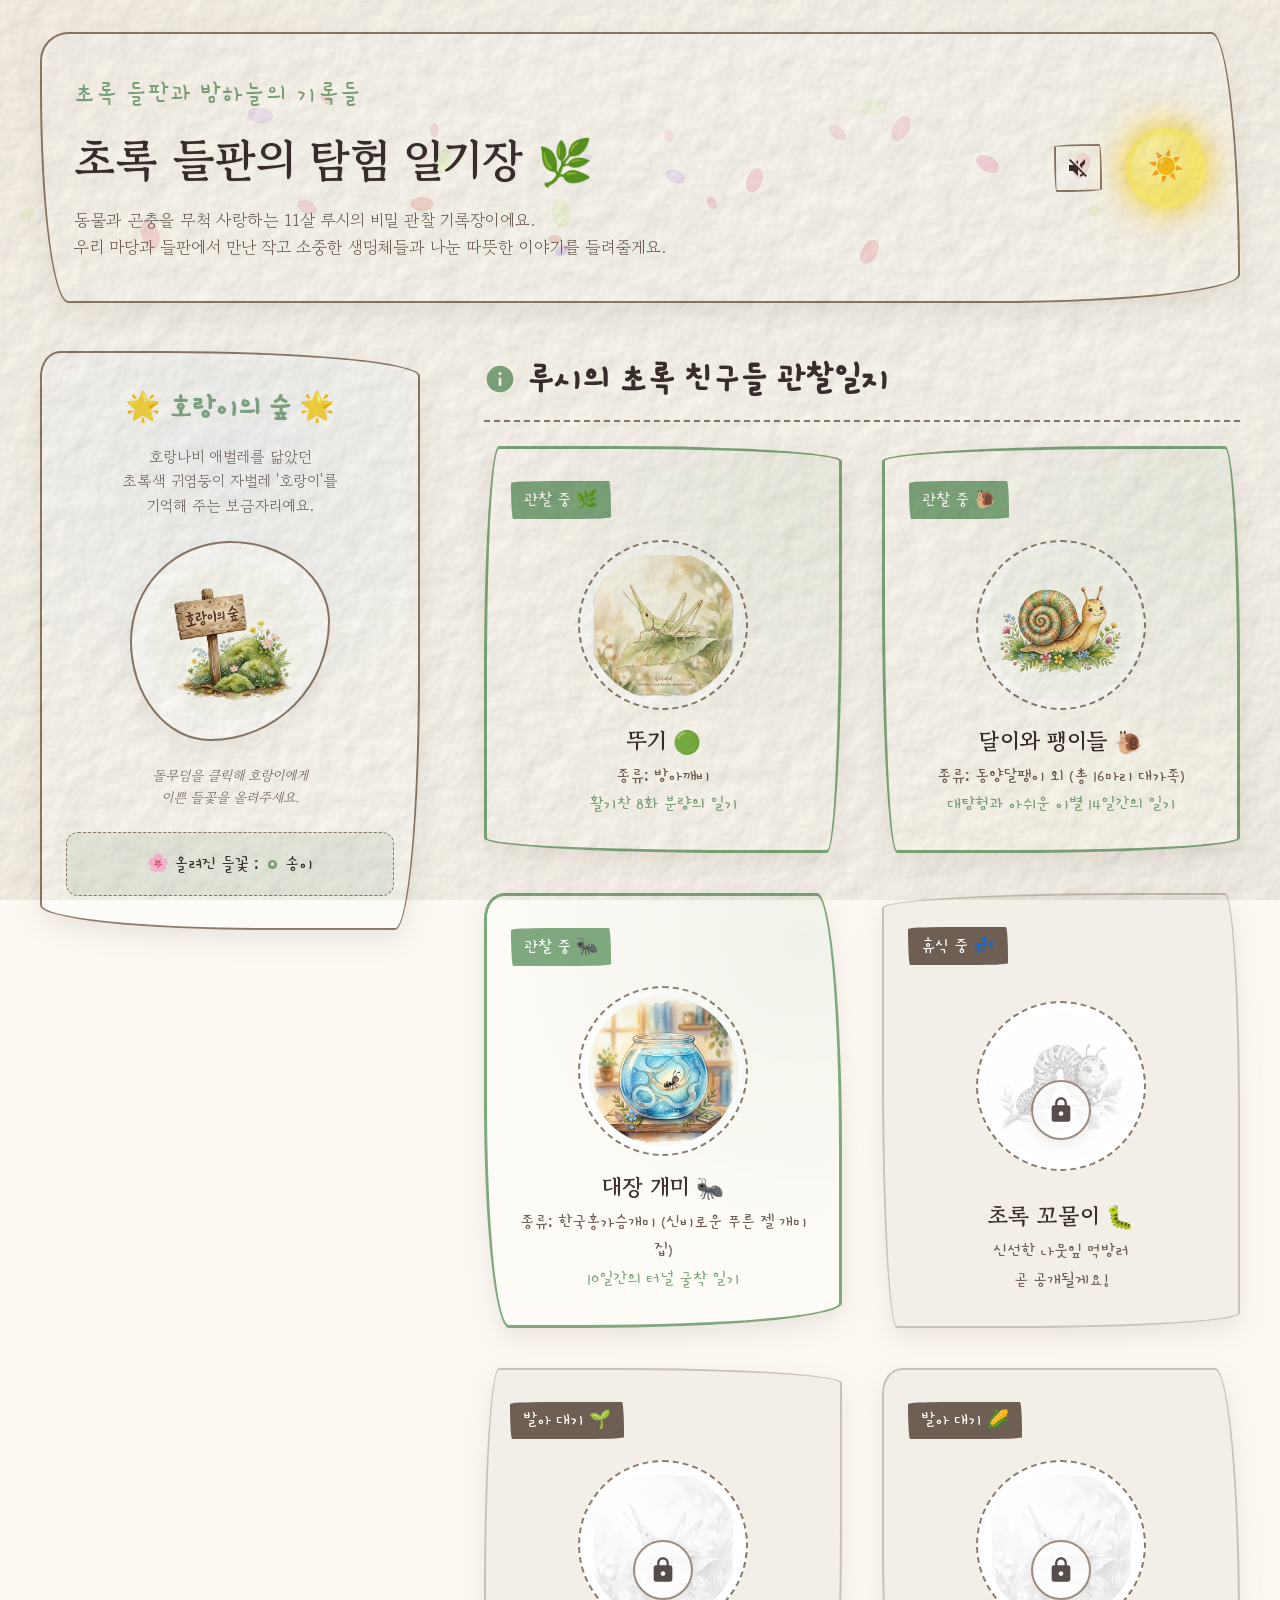
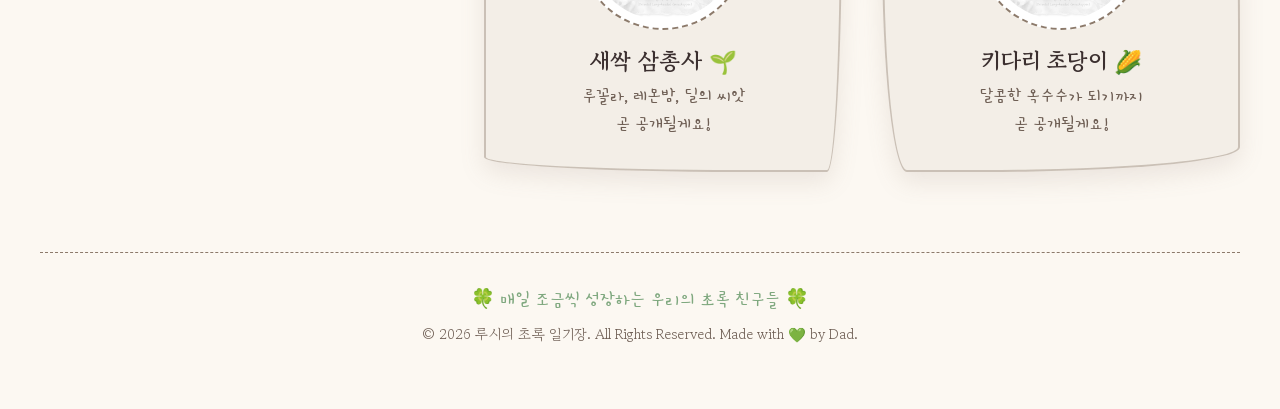
<file: index.html>
<!DOCTYPE html>
<html lang="ko">
<head>
    <meta charset="UTF-8">
    <meta name="viewport" content="width=device-width, initial-scale=1.0">
    <title>초록 숲 속 탐험 일지 🌿</title>
    <!-- Meta Tags for SEO -->
    <meta name="description" content="동물과 곤충을 사랑하는 딸아이를 위한 따뜻한 수채화 동화풍의 관찰일지 블로그">
    <meta name="keywords" content="방아깨비 뚜기, 자벌레 호랑이, 관찰일지, 초등학생 관찰기록, 동화풍 블로그, 곤충 관찰">
    <link rel="stylesheet" href="assets/css/style.css">
    <link rel="manifest" href="manifest.json">
</head>
<body>

    <!-- Canvas for magical floating watercolor petals or fireflies -->
    <canvas id="particle-canvas"></canvas>

    <!-- Fixed viewport-sized overlay to apply watercolor paper texture efficiently -->
    <div class="paper-overlay"></div>

    <!-- SVG Filter for Watercolor Paper Texture -->
    <svg style="position: absolute; width: 0; height: 0; pointer-events: none;">
        <defs>
            <filter id="paper-texture" x="0%" y="0%" width="100%" height="100%">
                <feTurbulence type="fractalNoise" baseFrequency="0.04" numOctaves="3" result="noise" />
                <feDiffuseLighting in="noise" lighting-color="#fffefb" surfaceScale="1.5" result="light">
                    <feDistantLight azimuth="50" elevation="60" />
                </feDiffuseLighting>
                <feBlend mode="multiply" in="SourceGraphic" in2="light" />
            </filter>
        </defs>
    </svg>

    <div class="container">
        
        <!-- Header Section -->
        <header>
            <div class="header-night-overlay"></div>
            <div class="header-content">
                <div class="header-title-area">
                    <div class="header-subtitle">초록 들판과 밤하늘의 기록들</div>
                    <h1 class="header-title">초록 들판의 탐험 일기장 🌿</h1>
                    <p class="header-desc">
                        동물과 곤충을 무척 사랑하는 11살 루시의 비밀 관찰 기록장이에요.<br>
                        우리 마당과 들판에서 만난 작고 소중한 생명체들과 나눈 따뜻한 이야기를 들려줄게요.
                    </p>
                </div>
                
                <div class="header-interactive">
                    <!-- Audio Control Toggle -->
                    <button class="audio-control" id="audio-toggle" title="배경음악 켜기/끄기">
                        <svg viewBox="0 0 24 24" id="audio-icon-on" style="display:none;">
                            <path d="M12 3v10.55c-.59-.34-1.27-.55-2-.55-2.21 0-4 1.79-4 4s1.79 4 4 4 4-1.79 4-4V7h4V3h-6zm-2 16c-1.1 0-2-.9-2-2s.9-2 2-2 2 .9 2 2-.9 2-2 2z"/>
                        </svg>
                        <svg viewBox="0 0 24 24" id="audio-icon-off">
                            <path d="M4.27 3L3 4.27 7.73 9H3v6h4l5 5v-6.73l4.25 4.25c-.67.52-1.42.93-2.25 1.18v2.03c1.38-.31 2.63-.95 3.69-1.81L19.73 21 21 19.73 4.27 3zM12 4L9.91 6.09 12 8.18V4zm4.27 6.27L19 7.53V3l-5 5v2.27l2.27 2.27z"/>
                        </svg>
                    </button>

                    <!-- Interactive Supermoon Moon Switcher (Aesthetic & Theme changer) -->
                    <button class="supermoon-btn" id="theme-toggle" title="낮과 밤 전환하기">
                        <span class="moon-face" id="moon-face">☀️</span>
                    </button>
                </div>
            </div>
        </header>

        <!-- Main Dashboard Layout -->
        <main class="dashboard">
            
            <!-- Left Column: Memorial Sidebar -->
            <section class="memorial-sidebar">
                <h2 class="memorial-title">
                    <span>🌟</span> 호랑이의 숲 <span>🌟</span>
                </h2>
                <p class="memorial-desc">
                    호랑나비 애벌레를 닮았던<br>
                    초록색 귀염둥이 자벌레 '호랑이'를<br>
                    기억해 주는 보금자리예요.
                </p>
                
                <!-- Tomb interactive area -->
                <div class="tomb-area" id="tomb-trigger" title="호랑이에게 따뜻한 마음 전하기">
                    <div class="firefly"></div>
                    <div class="firefly"></div>
                    <div class="firefly"></div>
                    <div class="firefly"></div>
                    <div class="tomb-img-container">
                        <img src="assets/images/tomb_horangi.png" alt="호랑이의 숲 돌무덤" class="tomb-illustration">
                    </div>
                </div>

                <p class="memorial-desc" style="font-size: 0.85rem; font-style: italic;">
                    돌무덤을 클릭해 호랑이에게<br>
                    이쁜 들꽃을 올려주세요.
                </p>

                <div class="memorial-stats">
                    <span>🌸 올려진 들꽃 :</span>
                    <strong id="flower-counter">0</strong><span>송이</span>
                </div>
            </section>

            <!-- Right Column: Observation Grid -->
            <section class="observation-grid-section">
                
                <!-- PWA Update Notification Prompt -->
                <div id="notification-prompt" style="display:none; background:rgba(253, 251, 247, 0.95); border: 2.5px dashed var(--border-color); border-radius: 20px; padding: 1.2rem; margin-bottom: 2rem; text-align: center; font-family: var(--font-handwriting); box-shadow: var(--card-shadow);">
                    <span style="font-size:1.2rem; color:var(--text-primary); display:block; margin-bottom: 0.6rem;">🔔 일기장에 새 글이 올라오거나 요정이 진화하면 핸드폰으로 알려드릴까요?</span>
                    <p style="font-size:0.95rem; color:var(--text-secondary); margin-bottom: 0.8rem; line-height: 1.4;">(아이폰은 알림 수락 후 하단 공유 버튼 누르고 '홈 화면에 추가'해 주세요 📲)</p>
                    <button class="btn-handdrawn" id="btn-enable-notifications" style="padding: 6px 20px; font-size:1.15rem; cursor:pointer;">알림 받기 💚</button>
                </div>

                <h2 class="grid-title">
                    <svg viewBox="0 0 24 24">
                        <path d="M12 2C6.48 2 2 6.48 2 12s4.48 10 10 10 10-4.48 10-10S17.52 2 12 2zm1 15h-2v-6h2v6zm0-8h-2V7h2v2z"/>
                    </svg>
                    루시의 초록 친구들 관찰일지
                </h2>
                
                <div class="observation-grid">
                    
                    <!-- Card 1: Ttougi (Active) -->
                    <article class="card active" id="card-ttougi" title="뚜기 관찰일지 보기">
                        <span class="card-tag">관찰 중 🌿</span>
                        <div class="card-img-frame">
                            <img src="assets/images/grasshopper_ttougi.png" alt="방아깨비 뚜기" class="card-img">
                        </div>
                        <div class="card-info">
                            <h3 class="card-name">뚜기 🟢</h3>
                            <p class="card-meta">종류: 방아깨비</p>
                            <p class="card-meta" style="color: var(--accent-color);">활기찬 8화 분량의 일기</p>
                        </div>
                    </article>

                    <!-- Card 2: Snails (Active) -->
                    <article class="card active" id="card-snail" title="달이와 팽이들 관찰일지 보기">
                        <span class="card-tag">관찰 중 🐌</span>
                        <div class="card-img-frame">
                            <img src="assets/images/snail_dali.png" alt="달팽이 달이" class="card-img">
                        </div>
                        <div class="card-info">
                            <h3 class="card-name">달이와 팽이들 🐌</h3>
                            <p class="card-meta">종류: 동양달팽이 외 (총 16마리 대가족)</p>
                            <p class="card-meta" style="color: var(--accent-color);">대탐험과 아쉬운 이별 14일간의 일기</p>
                        </div>
                    </article>

                    <!-- Card 3: Ant (Active) -->
                    <article class="card active" id="card-ant" title="대장 개미 관찰일지 보기">
                        <span class="card-tag">관찰 중 🐜</span>
                        <div class="card-img-frame">
                            <img src="assets/images/ant_farm_1.png" alt="대장 개미" class="card-img">
                        </div>
                        <div class="card-info">
                            <h3 class="card-name">대장 개미 🐜</h3>
                            <p class="card-meta">종류: 한국홍가슴개미 (신비로운 푸른 젤 개미집)</p>
                            <p class="card-meta" style="color: var(--accent-color);">10일간의 터널 굴착 일기</p>
                        </div>
                    </article>

                    <!-- Card 4: Caterpillar (Locked) -->
                    <article class="card locked" title="아직 비밀이에요!">
                        <span class="card-tag">휴식 중 💤</span>
                        <div class="lock-icon-container">
                            <svg viewBox="0 0 24 24">
                                <path d="M18 8h-1V6c0-2.76-2.24-5-5-5S7 3.24 7 6v2H6c-1.1 0-2 .9-2 2v10c0 1.1.9 2 2 2h12c1.1 0 2-.9 2-2V10c0-1.1-.9-2-2-2zm-6 9c-1.1 0-2-.9-2-2s.9-2 2-2 2 .9 2 2-.9 2-2 2zm3.1-9H8.9V6c0-1.71 1.39-3.1 3.1-3.1 1.71 0 3.1 1.39 3.1 3.1v2z"/>
                            </svg>
                        </div>
                        <div class="card-img-frame">
                            <img src="assets/images/caterpillar_horangi.png" alt="꼬물이" class="card-img">
                        </div>
                        <div class="card-info">
                            <h3 class="card-name">초록 꼬물이 🐛</h3>
                            <p class="card-meta">신선한 나뭇잎 먹방러</p>
                            <p class="card-meta">곧 공개될게요!</p>
                        </div>
                    </article>

                    <!-- Card 5: Herbs (Locked) -->
                    <article class="card locked" title="아직 비밀이에요!">
                        <span class="card-tag">발아 대기 🌱</span>
                        <div class="lock-icon-container">
                            <svg viewBox="0 0 24 24">
                                <path d="M18 8h-1V6c0-2.76-2.24-5-5-5S7 3.24 7 6v2H6c-1.1 0-2 .9-2 2v10c0 1.1.9 2 2 2h12c1.1 0 2-.9 2-2V10c0-1.1-.9-2-2-2zm-6 9c-1.1 0-2-.9-2-2s.9-2 2-2 2 .9 2 2-.9 2-2 2zm3.1-9H8.9V6c0-1.71 1.39-3.1 3.1-3.1 1.71 0 3.1 1.39 3.1 3.1v2z"/>
                            </svg>
                        </div>
                        <div class="card-img-frame">
                            <img src="assets/images/grasshopper_ttougi.png" alt="허브" class="card-img">
                        </div>
                        <div class="card-info">
                            <h3 class="card-name">새싹 삼총사 🌱</h3>
                            <p class="card-meta">루꼴라, 레몬밤, 딜의 씨앗</p>
                            <p class="card-meta">곧 공개될게요!</p>
                        </div>
                    </article>

                    <!-- Card 6: Corn (Locked) -->
                    <article class="card locked" title="아직 비밀이에요!">
                        <span class="card-tag">발아 대기 🌽</span>
                        <div class="lock-icon-container">
                            <svg viewBox="0 0 24 24">
                                <path d="M18 8h-1V6c0-2.76-2.24-5-5-5S7 3.24 7 6v2H6c-1.1 0-2 .9-2 2v10c0 1.1.9 2 2 2h12c1.1 0 2-.9 2-2V10c0-1.1-.9-2-2-2zm-6 9c-1.1 0-2-.9-2-2s.9-2 2-2 2 .9 2 2-.9 2-2 2zm3.1-9H8.9V6c0-1.71 1.39-3.1 3.1-3.1 1.71 0 3.1 1.39 3.1 3.1v2z"/>
                            </svg>
                        </div>
                        <div class="card-img-frame">
                            <img src="assets/images/grasshopper_ttougi.png" alt="초당옥수수" class="card-img">
                        </div>
                        <div class="card-info">
                            <h3 class="card-name">키다리 초당이 🌽</h3>
                            <p class="card-meta">달콤한 옥수수가 되기까지</p>
                            <p class="card-meta">곧 공개될게요!</p>
                        </div>
                    </article>

                </div>
            </section>
        </main>

        <!-- Footer Section -->
        <footer>
            <div class="footer-desc">🍀 매일 조금씩 성장하는 우리의 초록 친구들 🍀</div>
            <p>&copy; 2026 루시의 초록 일기장. All Rights Reserved. Made with 💚 by Dad.</p>
        </footer>
    </div>

    <!-- Memorial Popup Modal (Horangi) -->
    <div class="modal-overlay" id="memorial-modal">
        <div class="modal-card">
            <button class="modal-close" id="modal-close-btn">&times;</button>
            <div class="memorial-modal-header">
                <div class="memorial-avatar-frame">
                    <img src="assets/images/caterpillar_horangi.png" alt="자벌레 호랑이" class="memorial-avatar">
                </div>
                <h3 class="memorial-modal-title">초록빛 친구, 호랑이를 기억하며 🌟</h3>
                <div class="memorial-modal-subtitle">초록 자벌레 (2026.05 관찰)</div>
            </div>
            
            <div class="memorial-letter">
                호랑나비 애벌레 형아를 닮아 녹색 가로줄 무늬를 하고선 나뭇가지마냥 꼿꼿하게 서서 우리를 웃겨주던 귀여운 자벌레 호랑이에게 🌿<br><br>
                매일 신선한 나뭇잎을 꼬물꼬물 갉아 먹던 모습이 눈에 선해. 비록 번데기가 되어 날개를 펴지는 못하고 일찍 밤하늘 소풍을 떠났지만, 하늘나라에선 그 예쁜 초록 옷을 입고 마음껏 기어 다니며 행복하게 놀고 있을 거야. <br><br>
                호랑아, 우리 곁에 와서 아름다운 초록빛 기쁨을 주어서 정말 고마웠어. 영원히 잊지 않고 늘 기억할게! 💫
            </div>

            <div class="flower-selector-title">🌻 호랑이에게 이쁜 들꽃 선물하기 🌻</div>
            
            <div class="flower-options">
                <div class="flower-option" data-flower="dandelion">
                    <span class="flower-emoji">🌼</span>
                    <span class="flower-name">노랑 민들레</span>
                    <span class="flower-desc">"고마운 마음"</span>
                </div>
                <div class="flower-option" data-flower="gyp">
                    <span class="flower-emoji">💮</span>
                    <span class="flower-name">하얀 안개꽃</span>
                    <span class="flower-desc">"사랑하는 마음"</span>
                </div>
                <div class="flower-option" data-flower="cosmos">
                    <span class="flower-emoji">🌸</span>
                    <span class="flower-name">분홍 코스모스</span>
                    <span class="flower-desc">"영원한 기억"</span>
                </div>
            </div>
        </div>
    </div>

    <!-- JS Scripts -->
    <script src="js/main.js"></script>
</body>
</html>
</file>
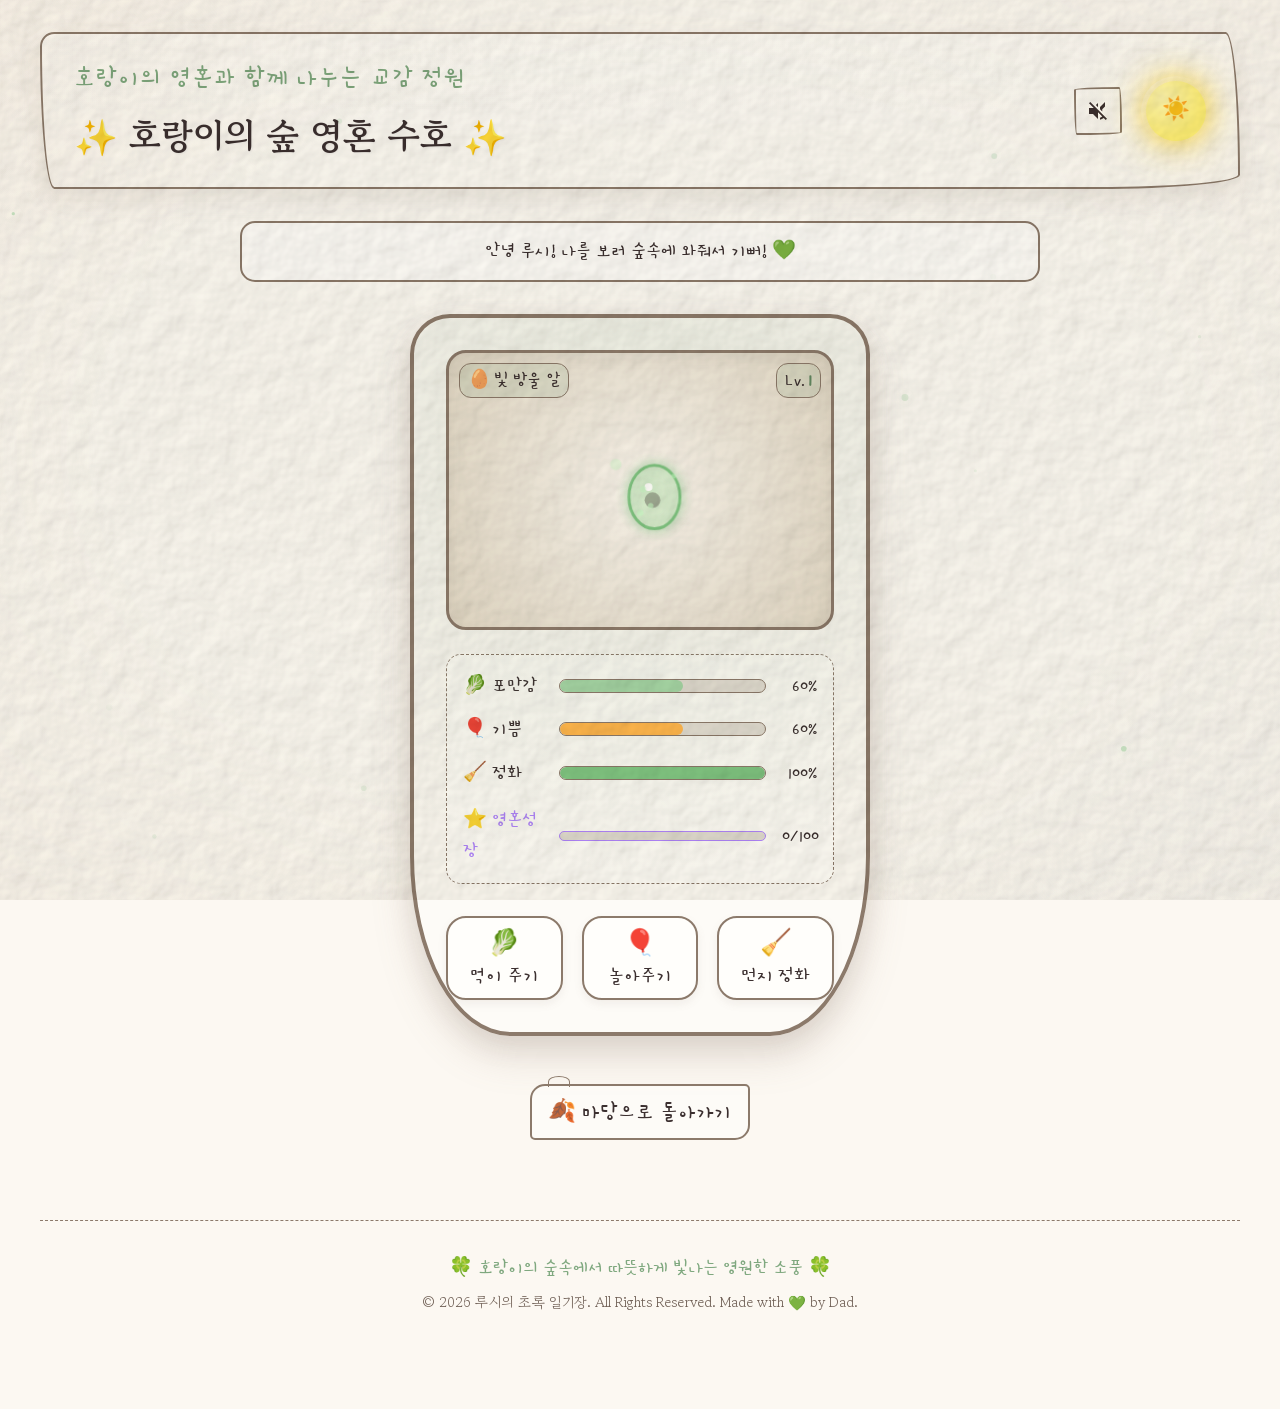
<file: horangi-forest.html>
<!DOCTYPE html>
<html lang="ko">
<head>
    <meta charset="UTF-8">
    <meta name="viewport" content="width=device-width, initial-scale=1.0">
    <title>호랑이의 숲 - 영혼 수호 요정 다마고치 🌟</title>
    <meta name="description" content="세상을 떠난 귀여운 자벌레 호랑이의 영혼을 돌보는 따뜻한 다마고치 정원">
    <link rel="stylesheet" href="assets/css/style.css">
    <style>
        /* Tamagotchi game specific layout styles */
        .game-main {
            display: flex;
            flex-direction: column;
            align-items: center;
            gap: 2rem;
            max-width: 800px;
            margin: 0 auto;
            position: relative;
        }

        /* Watercolor Tamagotchi Device Wrapper */
        .tamagotchi-device {
            width: 100%;
            max-width: 460px;
            background: rgba(253, 251, 247, 0.95);
            border: 4px solid var(--border-color);
            border-radius: 40px 40px 100px 100px/40px 40px 180px 180px;
            padding: 2rem;
            box-shadow: var(--card-shadow), 0 20px 40px rgba(140, 122, 107, 0.2);
            position: relative;
            overflow: hidden;
            display: flex;
            flex-direction: column;
            align-items: center;
            gap: 1.5rem;
        }

        [data-theme="night"] .tamagotchi-device {
            background: rgba(32, 28, 44, 0.95);
            border-color: var(--border-color);
        }

        .tamagotchi-device::before {
            content: '';
            position: absolute;
            top: 0;
            left: 0;
            width: 100%;
            height: 100%;
            background: radial-gradient(circle at 50% 15%, rgba(127, 168, 127, 0.12) 0%, transparent 70%);
            pointer-events: none;
        }

        /* Screen housing */
        .tamagotchi-screen-frame {
            width: 100%;
            height: 280px;
            border: 3px solid var(--border-color);
            border-radius: 20px;
            background: radial-gradient(circle, #fcf8f2 0%, #e3dac9 100%);
            position: relative;
            overflow: hidden;
            box-shadow: inset 0 5px 15px rgba(0,0,0,0.06);
        }

        [data-theme="night"] .tamagotchi-screen-frame {
            background: radial-gradient(circle, #252233 0%, #171424 100%);
        }

        #game-canvas {
            width: 100%;
            height: 100%;
            display: block;
            background: transparent;
        }

        /* Status UI inside Tamagotchi overlay */
        .status-overlay {
            position: absolute;
            top: 10px;
            left: 10px;
            right: 10px;
            display: flex;
            justify-content: space-between;
            pointer-events: none;
            font-family: var(--font-handwriting);
            font-size: 1.15rem;
            color: var(--text-primary);
            z-index: 10;
        }

        .spirit-stage-badge {
            background: var(--accent-bg);
            border: 1px solid var(--border-color);
            padding: 2px 8px;
            border-radius: 12px;
            display: flex;
            align-items: center;
            gap: 3px;
            backdrop-filter: blur(2px);
        }

        .spirit-level {
            font-weight: bold;
            color: var(--accent-hover);
        }

        /* Gauges Section */
        .gauges-panel {
            width: 100%;
            display: flex;
            flex-direction: column;
            gap: 0.8rem;
            background: rgba(255, 255, 255, 0.4);
            border-radius: 15px;
            padding: 1rem;
            border: 1px dashed var(--border-color);
        }

        [data-theme="night"] .gauges-panel {
            background: rgba(40, 35, 55, 0.4);
        }

        .gauge-row {
            display: flex;
            align-items: center;
            justify-content: space-between;
            gap: 1rem;
        }

        .gauge-label {
            font-family: var(--font-handwriting);
            font-size: 1.2rem;
            display: flex;
            align-items: center;
            gap: 4px;
            width: 80px;
        }

        .gauge-bar-outer {
            flex-grow: 1;
            height: 14px;
            background: #e0dcd3;
            border: 1.5px solid var(--border-color);
            border-radius: 10px;
            overflow: hidden;
            position: relative;
        }

        [data-theme="night"] .gauge-bar-outer {
            background: #3c374c;
        }

        .gauge-bar-inner {
            height: 100%;
            width: 50%;
            border-radius: 8px;
            transition: width 0.5s cubic-bezier(0.175, 0.885, 0.32, 1.2);
            background: var(--accent-color);
        }

        .gauge-val {
            font-family: var(--font-handwriting);
            font-size: 1.1rem;
            width: 35px;
            text-align: right;
        }

        /* Console buttons */
        .console-controls {
            display: flex;
            gap: 1.2rem;
            width: 100%;
            justify-content: center;
            margin-top: 0.5rem;
        }

        .console-btn {
            flex: 1;
            font-family: var(--font-handwriting);
            font-size: 1.25rem;
            padding: 0.6rem 0.2rem;
            border-radius: 20px;
            border: 2px solid var(--border-color);
            background: #fffefb;
            color: var(--text-primary);
            cursor: pointer;
            display: flex;
            flex-direction: column;
            align-items: center;
            gap: 3px;
            box-shadow: 0 4px 8px rgba(140, 122, 107, 0.1);
            transition: transform 0.2s ease, box-shadow 0.2s ease, border-color 0.2s ease;
        }

        [data-theme="night"] .console-btn {
            background: #252233;
            color: var(--text-primary);
        }

        .console-btn:hover {
            transform: translateY(-3px) rotate(1deg);
            border-color: var(--accent-color);
            box-shadow: 0 6px 12px rgba(127, 168, 127, 0.15);
        }

        .console-btn:active {
            transform: translateY(1px);
        }

        .console-btn.active {
            background: var(--accent-bg);
            border-color: var(--accent-color);
        }

        .console-btn-icon {
            font-size: 1.6rem;
        }

        /* Popover Item Selections */
        .popover-menu {
            position: absolute;
            bottom: 110px;
            background: #fffef8;
            border: 2px solid var(--border-color);
            border-radius: 15px;
            padding: 0.8rem;
            box-shadow: 0 10px 25px rgba(0,0,0,0.1);
            display: flex;
            gap: 0.8rem;
            z-index: 100;
            transform: translateY(10px) scale(0.9);
            opacity: 0;
            pointer-events: none;
            transition: transform 0.3s cubic-bezier(0.175, 0.885, 0.32, 1.25), opacity 0.3s ease;
        }

        [data-theme="night"] .popover-menu {
            background: #201c2c;
        }

        .popover-menu.active {
            transform: translateY(0) scale(1);
            opacity: 1;
            pointer-events: auto;
        }

        .popover-item {
            display: flex;
            flex-direction: column;
            align-items: center;
            padding: 0.5rem 0.8rem;
            border-radius: 10px;
            border: 1px solid var(--border-color);
            cursor: pointer;
            background: rgba(255, 255, 255, 0.5);
            font-family: var(--font-handwriting);
            font-size: 1.05rem;
            gap: 2px;
            transition: background-color 0.2s, transform 0.2s;
        }

        .popover-item:hover {
            background: var(--accent-bg);
            transform: scale(1.05);
        }

        .popover-item-icon {
            font-size: 1.5rem;
        }

        /* Floating dark sadness dust */
        .sadness-dust {
            position: absolute;
            width: 32px;
            height: 32px;
            background: radial-gradient(circle, rgba(60,50,55,0.85) 0%, rgba(30,20,25,0) 70%);
            border-radius: 50%;
            cursor: pointer;
            z-index: 50;
            animation: wobblyFloating 3s infinite ease-in-out;
            display: flex;
            align-items: center;
            justify-content: center;
            font-size: 1rem;
        }

        @keyframes wobblyFloating {
            0%, 100% { transform: translate(0, 0) scale(1); }
            50% { transform: translate(4px, -6px) scale(1.08); }
        }

        /* Heart / Star Pop Particles on Click */
        .pop-particle {
            position: absolute;
            pointer-events: none;
            font-size: 1.5rem;
            z-index: 60;
            animation: burstParticle 0.8s forwards cubic-bezier(0.1, 0.8, 0.3, 1);
        }

        @keyframes burstParticle {
            0% { transform: translate(-50%, -50%) scale(0.3); opacity: 1; }
            100% { transform: translate(var(--dx), var(--dy)) scale(1.2); opacity: 0; }
        }

        /* Magic Brush Sweep Cursor effect when Sweeping is active */
        .sweeping-active {
            cursor: url("data:image/svg+xml;utf8,<svg xmlns='http://www.w3.org/2000/svg' width='24' height='24' style='fill:black'><text y='20' font-size='18'>🧹</text></svg>"), auto !important;
        }

        /* Dialogue Box */
        .dialogue-box {
            width: 100%;
            background: rgba(255, 255, 255, 0.6);
            border: 2px solid var(--border-color);
            border-radius: 15px;
            padding: 0.8rem 1.2rem;
            font-family: var(--font-handwriting);
            font-size: 1.2rem;
            text-align: center;
            min-height: 56px;
            display: flex;
            align-items: center;
            justify-content: center;
            position: relative;
        }

        [data-theme="night"] .dialogue-box {
            background: rgba(40, 35, 55, 0.6);
        }

        /* Celebrate Evolution Modal Card */
        #evolve-modal {
            z-index: 1000;
        }
        .evolve-card {
            max-width: 420px;
            padding: 2rem;
            text-align: center;
            border-color: var(--accent-purple);
        }
        .evolve-gif-stub {
            width: 120px;
            height: 120px;
            border-radius: 50%;
            border: 3px double var(--accent-purple);
            background: #fff;
            margin: 1rem auto;
            display: flex;
            align-items: center;
            justify-content: center;
            font-size: 4rem;
            animation: heartPulse 1.5s infinite ease-in-out;
        }
        @keyframes heartPulse {
            0%, 100% { transform: scale(1); }
            50% { transform: scale(1.08); }
        }
    </style>
</head>
<body>

    <!-- Canvas for floating fireflies/stars background -->
    <canvas id="particle-canvas"></canvas>

    <!-- Watercolor paper overlay texture -->
    <div class="paper-overlay"></div>

    <!-- SVG paper texture filter definition -->
    <svg style="position: absolute; width: 0; height: 0; pointer-events: none;">
        <defs>
            <filter id="paper-texture" x="0%" y="0%" width="100%" height="100%">
                <feTurbulence type="fractalNoise" baseFrequency="0.04" numOctaves="3" result="noise" />
                <feDiffuseLighting in="noise" lighting-color="#fffefb" surfaceScale="1.5" result="light">
                    <feDistantLight azimuth="50" elevation="60" />
                </feDiffuseLighting>
                <feBlend mode="multiply" in="SourceGraphic" in2="light" />
            </filter>
        </defs>
    </svg>

    <div class="container" style="padding-bottom: 4rem;">
        
        <!-- Header Section -->
        <header style="padding: 1.5rem 2rem; margin-bottom: 2rem; border-radius: 15px 15px 150px 15px/15px 150px 15px 150px;">
            <div class="header-night-overlay"></div>
            <div class="header-content">
                <div class="header-title-area">
                    <div class="header-subtitle">호랑이의 영혼과 함께 나누는 교감 정원</div>
                    <h1 class="header-title" style="font-size: 2.2rem; margin-bottom: 0;">✨ 호랑이의 숲 영혼 수호 ✨</h1>
                </div>
                
                <div class="header-interactive">
                    <!-- Audio Controls -->
                    <button class="audio-control" id="audio-toggle" title="배경음악 켜기/끄기">
                        <svg viewBox="0 0 24 24" id="audio-icon-on" style="display:none;">
                            <path d="M12 3v10.55c-.59-.34-1.27-.55-2-.55-2.21 0-4 1.79-4 4s1.79 4 4 4 4-1.79 4-4V7h4V3h-6zm-2 16c-1.1 0-2-.9-2-2s.9-2 2-2 2 .9 2 2-.9 2-2 2z"/>
                        </svg>
                        <svg viewBox="0 0 24 24" id="audio-icon-off">
                            <path d="M4.27 3L3 4.27 7.73 9H3v6h4l5 5v-6.73l4.25 4.25c-.67.52-1.42.93-2.25 1.18v2.03c1.38-.31 2.63-.95 3.69-1.81L19.73 21 21 19.73 4.27 3zM12 4L9.91 6.09 12 8.18V4zm4.27 6.27L19 7.53V3l-5 5v2.27l2.27 2.27z"/>
                        </svg>
                    </button>

                    <!-- Theme toggle -->
                    <button class="supermoon-btn" id="theme-toggle" style="width:60px; height:60px;" title="낮과 밤 전환하기">
                        <span class="moon-face" id="moon-face" style="font-size:1.4rem;">☀️</span>
                    </button>
                </div>
            </div>
        </header>

        <main class="game-main">
            
            <!-- Dialogue speech bubbles -->
            <div class="dialogue-box" id="speech-bubble">
                안녕 루시! 나를 보러 숲속에 와줘서 기뻐! 💚
            </div>

            <!-- Watercolor Tamagotchi Console -->
            <div class="tamagotchi-device" id="device-wrapper">
                
                <!-- 1. Screen housing containing drawing canvas -->
                <div class="tamagotchi-screen-frame" id="screen-container">
                    
                    <div class="status-overlay">
                        <!-- Left Status: Evolution Badge -->
                        <div class="spirit-stage-badge">
                            <span id="spirit-emoji">🥚</span>
                            <span id="spirit-stage-text">아기 영혼</span>
                        </div>
                        
                        <!-- Right Status: Level -->
                        <div class="spirit-stage-badge">
                            <span>Lv.</span>
                            <span class="spirit-level" id="spirit-level-val">1</span>
                        </div>
                    </div>

                    <!-- Main Interactive Drawing Canvas -->
                    <canvas id="game-canvas"></canvas>
                </div>

                <!-- 2. Status Bars (Gauges) -->
                <section class="gauges-panel">
                    <!-- Hunger -->
                    <div class="gauge-row">
                        <div class="gauge-label">🥬 포만감</div>
                        <div class="gauge-bar-outer">
                            <div class="gauge-bar-inner" id="gauge-hunger" style="background:#a5d6a7;"></div>
                        </div>
                        <div class="gauge-val" id="hunger-val">50%</div>
                    </div>

                    <!-- Happiness -->
                    <div class="gauge-row">
                        <div class="gauge-label">🎈 기쁨</div>
                        <div class="gauge-bar-outer">
                            <div class="gauge-bar-inner" id="gauge-happy" style="background:#ffb74d;"></div>
                        </div>
                        <div class="gauge-val" id="happy-val">50%</div>
                    </div>

                    <!-- Cleanliness -->
                    <div class="gauge-row">
                        <div class="gauge-label">🧹 정화</div>
                        <div class="gauge-bar-outer">
                            <div class="gauge-bar-inner" id="gauge-clean" style="background:#81c784;"></div>
                        </div>
                        <div class="gauge-val" id="clean-val">50%</div>
                    </div>

                    <!-- Spirit Experience XP -->
                    <div class="gauge-row" style="margin-top:4px;">
                        <div class="gauge-label" style="color:var(--accent-purple-hover);">⭐ 영혼성장</div>
                        <div class="gauge-bar-outer" style="height:10px; border-color:var(--accent-purple-hover);">
                            <div class="gauge-bar-inner" id="gauge-xp" style="background:var(--accent-purple-hover); width:0%;"></div>
                        </div>
                        <div class="gauge-val" id="xp-val">0/100</div>
                    </div>
                </section>

                <!-- 3. Dynamic Console Action Buttons -->
                <nav class="console-controls">
                    <!-- Feed -->
                    <button class="console-btn" id="btn-feed" title="맛있는 마법 먹이 주기">
                        <span class="console-btn-icon">🥬</span>
                        <span>먹이 주기</span>
                    </button>

                    <!-- Play -->
                    <button class="console-btn" id="btn-play" title="호랑이 놀아주기">
                        <span class="console-btn-icon">🎈</span>
                        <span>놀아주기</span>
                    </button>

                    <!-- Clean Sweep -->
                    <button class="console-btn" id="btn-clean" title="슬픔의 어둠 먼지 청소하기">
                        <span class="console-btn-icon">🧹</span>
                        <span>먼지 정화</span>
                    </button>
                </nav>

                <!-- Floating Popover Menus for selections (Food / Play) -->
                <!-- Food Popover -->
                <div class="popover-menu" id="popover-feed">
                    <div class="popover-item" data-food="lettuce">
                        <span class="popover-item-icon">🥬</span>
                        <span>이슬 상추</span>
                    </div>
                    <div class="popover-item" data-food="star">
                        <span class="popover-item-icon">🍃</span>
                        <span>은하 잎사귀</span>
                    </div>
                    <div class="popover-item" data-food="berry">
                        <span class="popover-item-icon">🍓</span>
                        <span>달빛 열매</span>
                    </div>
                </div>

                <!-- Play Popover -->
                <div class="popover-menu" id="popover-play">
                    <div class="popover-item" data-play="feather">
                        <span class="popover-item-icon">🪶</span>
                        <span>깃털 간지럼</span>
                    </div>
                    <div class="popover-item" data-play="bell">
                        <span class="popover-item-icon">🔔</span>
                        <span>방울 오르골</span>
                    </div>
                    <div class="popover-item" data-play="dance">
                        <span class="popover-item-icon">💫</span>
                        <span>은하수 댄스</span>
                    </div>
                </div>

            </div>

            <!-- Page Bookmarks / Navigation back to home -->
            <nav class="bookmark-nav" style="margin-top: 1rem;">
                <a href="index.html" class="bookmark-link back-home" title="메인 화면으로 돌아가기">
                    <span>🍂</span> 마당으로 돌아가기
                </a>
            </nav>

        </main>

        <!-- Footer -->
        <footer>
            <div class="footer-desc">🍀 호랑이의 숲속에서 따뜻하게 빛나는 영원한 소풍 🍀</div>
            <p>&copy; 2026 루시의 초록 일기장. All Rights Reserved. Made with 💚 by Dad.</p>
        </footer>
    </div>

    <!-- Evolve Celebration Popup Modal -->
    <div class="modal-overlay" id="evolve-modal">
        <div class="modal-card evolve-card">
            <button class="modal-close" id="evolve-close-btn">&times;</button>
            <div style="font-family: var(--font-handwriting);">
                <h3 style="font-size: 2.5rem; color:var(--accent-purple-hover); margin-bottom: 0.5rem;">🌟 영혼 진화 대성공! 🌟</h3>
                <p style="font-size:1.25rem; color:var(--text-secondary);" id="evolve-modal-subtitle">은하수 빛 속에서 호랑이가 우화했어요!</p>
                
                <!-- Pulsing evolve graphic symbol -->
                <div class="evolve-gif-stub" id="evolve-stub-emoji">🐛</div>
                
                <p style="font-size:1.3rem; margin:1.5rem 0 1rem; line-height:1.6; word-break:keep-all;" id="evolve-modal-desc">
                    루시가 정성을 다해 슬픔을 정화하고 사랑을 준 덕분에, 호랑이의 영혼이 훨씬 더 단단하고 눈부신 빛의 요정으로 진화했어요! ✨
                </p>
                


                <button class="btn-handdrawn" id="evolve-ok-btn" style="margin-top: 1.5rem; padding: 0.5rem 2rem;">
                    고마워 호랑아! 💚
                </button>
            </div>
        </div>
    </div>

    <script src="js/horangi-forest.js"></script>
</body>
</html>
</file>
<file: assets/css/style.css>
/* assets/css/style.css */

/* 1. Google Fonts Import */
@import url('https://fonts.googleapis.com/css2?family=Gamja+Flower&family=Gowun+Batang:wght@400;700&display=swap');

/* 2. CSS Design Tokens & Variables */
:root {
    /* Day Theme (Warm Cream & Green) */
    --bg-color: #fcf8f2;
    --paper-tint: rgba(253, 251, 247, 0.95);
    --text-primary: #3b2f2f;
    --text-secondary: #6e5e54;
    --accent-color: #7fa87f; /* Warm Soft Green */
    --accent-hover: #618761;
    --accent-bg: rgba(127, 168, 127, 0.15);
    --border-color: #8c7a6b;
    --card-shadow: 0 10px 25px rgba(140, 122, 107, 0.15);
    --accent-purple: #c5a3ff;
    --accent-purple-hover: #b085ff;
    --lock-bg: rgba(140, 122, 107, 0.08);
    --modal-overlay: rgba(59, 47, 47, 0.4);
    --supermoon-color: #fff176;
    --supermoon-glow: 0 0 30px #fdd835, 0 0 60px rgba(253, 216, 53, 0.4);
    
    --font-handwriting: 'Gamja Flower', cursive;
    --font-serif: 'Gowun Batang', serif;
}

[data-theme="night"] {
    /* Night Theme (Dreamy Indigo & Gold) */
    --bg-color: #1e1b29;
    --paper-tint: rgba(28, 25, 38, 0.92);
    --text-primary: #f5f2eb;
    --text-secondary: #ccc3b8;
    --accent-color: #a3c4f3; /* Dreamy Soft Blue */
    --accent-hover: #8fb6eb;
    --accent-bg: rgba(163, 196, 243, 0.15);
    --border-color: #5d5670;
    --card-shadow: 0 10px 25px rgba(0, 0, 0, 0.4);
    --accent-purple: #d6bfff;
    --accent-purple-hover: #c4a1ff;
    --lock-bg: rgba(93, 86, 112, 0.2);
    --modal-overlay: rgba(15, 12, 20, 0.7);
    --supermoon-color: #fff9c4;
    --supermoon-glow: 0 0 40px #fff59d, 0 0 80px rgba(255, 245, 157, 0.6);
}

/* 3. Base & Layout Styles */
* {
    box-sizing: border-box;
    margin: 0;
    padding: 0;
    transition: background-color 0.8s ease, color 0.6s ease, border-color 0.6s ease, box-shadow 0.6s ease;
}

body {
    background-color: var(--bg-color);
    color: var(--text-primary);
    font-family: var(--font-serif);
    min-height: 100vh;
    position: relative;
    overflow-x: hidden;
    line-height: 1.6;
}

/* Watercolor texture overlay */
body::before {
    content: "";
    position: fixed;
    top: 0;
    left: 0;
    width: 100%;
    height: 100%;
    background-image: 
        radial-gradient(var(--paper-tint) 60%, transparent 100%),
        radial-gradient(circle at 10% 20%, rgba(247, 220, 196, 0.1) 0%, transparent 40%),
        radial-gradient(circle at 90% 80%, rgba(200, 220, 240, 0.1) 0%, transparent 40%),
        radial-gradient(circle at 50% 50%, rgba(220, 240, 210, 0.1) 0%, transparent 50%);
    z-index: -2;
    pointer-events: none;
}

/* Canvas overlay for particle effect */
#particle-canvas {
    position: fixed;
    top: 0;
    left: 0;
    width: 100%;
    height: 100%;
    z-index: -1;
    pointer-events: none;
}

.container {
    width: 100%;
    max-width: 1840px;
    margin: 0 auto;
    padding: 2rem 2.5rem;
}

/* Fixed viewport-sized overlay to apply watercolor paper texture efficiently */
.paper-overlay {
    position: fixed;
    top: 0;
    left: 0;
    width: 100vw;
    height: 100vh;
    background-color: #fffefb; /* Solid base cream color representing SourceGraphic */
    z-index: 9999;             /* Sits on top of all content layers to blend down */
    pointer-events: none;      /* Ensures clicks and scroll gestures pass through */
    filter: url(#paper-texture); /* Applies the high-fidelity SVG paper filter */
    mix-blend-mode: multiply;  /* Multiplies the paper grain onto colors below */
    opacity: 0.85;             /* Soft watercolor texture opacity */
}

/* 4. Common Elements */
/* Hand-drawn irregular border button */
.btn-handdrawn {
    font-family: var(--font-handwriting);
    font-size: 1.3rem;
    color: var(--text-primary);
    background: transparent;
    border: 2px solid var(--border-color);
    padding: 0.6rem 1.5rem;
    cursor: pointer;
    border-radius: 255px 15px 225px 15px/15px 225px 15px 255px;
    display: inline-flex;
    align-items: center;
    gap: 0.5rem;
    position: relative;
    overflow: hidden;
}

.btn-handdrawn::after {
    content: '';
    position: absolute;
    top: 0;
    left: 0;
    width: 100%;
    height: 100%;
    background: var(--accent-bg);
    transform: scaleX(0);
    transform-origin: right;
    transition: transform 0.4s cubic-bezier(0.19, 1, 0.22, 1);
    z-index: -1;
    border-radius: inherit;
}

.btn-handdrawn:hover {
    border-color: var(--accent-color);
    color: var(--accent-color);
    transform: scale(1.03) rotate(-1deg);
    box-shadow: 0 4px 10px rgba(0, 0, 0, 0.05);
}

.btn-handdrawn:hover::after {
    transform: scaleX(1);
    transform-origin: left;
}

.btn-handdrawn:active {
    transform: scale(0.97);
}

/* 5. Header Section */
header {
    margin-bottom: 3rem;
    position: relative;
    border-radius: 30px 30px 255px 30px/30px 255px 30px 225px;
    border: 2px solid var(--border-color);
    padding: 2.5rem 2rem;
    overflow: hidden;
    box-shadow: var(--card-shadow);
    background: linear-gradient(to bottom, rgba(255,255,255,0.3), rgba(255,255,255,0));
}

.header-night-overlay {
    position: absolute;
    top: 0;
    left: 0;
    width: 100%;
    height: 100%;
    background: linear-gradient(180deg, #161224 0%, #1e1b29 100%);
    opacity: 0;
    transition: opacity 1.2s ease-in-out;
    z-index: 0;
}

[data-theme="night"] .header-night-overlay {
    opacity: 1;
}

.header-content {
    position: relative;
    z-index: 1;
    display: flex;
    justify-content: space-between;
    align-items: center;
    flex-wrap: wrap;
    gap: 1.5rem;
}

.header-title-area {
    max-width: 600px;
}

.header-subtitle {
    font-family: var(--font-handwriting);
    font-size: 1.6rem;
    color: var(--accent-color);
    margin-bottom: 0.5rem;
    letter-spacing: 1px;
}

.header-title {
    font-family: var(--font-serif);
    font-size: 2.8rem;
    font-weight: 700;
    color: var(--text-primary);
    text-shadow: 1px 1px 2px rgba(0,0,0,0.05);
    margin-bottom: 0.8rem;
}

.header-desc {
    font-size: 1.05rem;
    color: var(--text-secondary);
}

.header-interactive {
    display: flex;
    align-items: center;
    gap: 1.5rem;
}

/* Audio Controls & Theme Switcher */
.audio-control, .theme-control {
    background: none;
    border: none;
    cursor: pointer;
    padding: 0.5rem;
    border-radius: 50%;
    display: flex;
    align-items: center;
    justify-content: center;
    width: 48px;
    height: 48px;
    border: 2px solid var(--border-color);
    border-radius: 255px 15px 225px 15px/15px 225px 15px 255px;
    position: relative;
}

.audio-control:hover, .theme-control:hover {
    transform: scale(1.1) rotate(5deg);
    border-color: var(--accent-color);
}

.audio-control svg, .theme-control svg {
    width: 24px;
    height: 24px;
    fill: var(--text-primary);
}

/* Supermoon interactive button */
.supermoon-btn {
    position: relative;
    width: 80px;
    height: 80px;
    border-radius: 50%;
    background-color: var(--supermoon-color);
    box-shadow: var(--supermoon-glow);
    cursor: pointer;
    border: none;
    display: flex;
    align-items: center;
    justify-content: center;
    transition: transform 0.5s cubic-bezier(0.175, 0.885, 0.32, 1.275), box-shadow 0.8s ease, background-color 0.8s ease;
    animation: moonPulse 4s infinite ease-in-out;
}

.supermoon-btn::before {
    content: '';
    position: absolute;
    width: 70px;
    height: 70px;
    border-radius: 50%;
    background: radial-gradient(circle at 30% 30%, rgba(255,255,255,0.4) 0%, transparent 60%);
}

.supermoon-btn:hover {
    transform: scale(1.15) rotate(15deg);
}

.supermoon-btn .moon-face {
    font-size: 1.8rem;
    position: relative;
    top: -2px;
    transition: transform 0.6s ease;
}

.supermoon-btn:hover .moon-face {
    transform: scale(1.1);
}

@keyframes moonPulse {
    0%, 100% { box-shadow: var(--supermoon-glow); }
    50% { box-shadow: 0 0 45px #fdd835, 0 0 90px rgba(253, 216, 53, 0.6); }
}

[data-theme="night"] .supermoon-btn {
    animation: moonPulseNight 4s infinite ease-in-out;
}

@keyframes moonPulseNight {
    0%, 100% { box-shadow: var(--supermoon-glow); }
    50% { box-shadow: 0 0 55px #fff59d, 0 0 100px rgba(255, 245, 157, 0.8); }
}


/* 6. Main Dashboard Layout */
.dashboard {
    display: grid;
    grid-template-columns: 380px 1fr;
    gap: 4rem;
    align-items: start;
}

@media (max-width: 900px) {
    .dashboard {
        grid-template-columns: 1fr;
        gap: 2.5rem;
    }
}

/* 7. Memorial Column (Left side) */
.memorial-sidebar {
    background: rgba(255, 255, 255, 0.4);
    border: 2px solid var(--border-color);
    border-radius: 20px 255px 25px 225px/25px 25px 255px 25px;
    padding: 2rem 1.5rem;
    text-align: center;
    position: relative;
    box-shadow: var(--card-shadow);
    overflow: hidden;
}

[data-theme="night"] .memorial-sidebar {
    background: rgba(40, 35, 55, 0.4);
}

.memorial-sidebar::before {
    content: '';
    position: absolute;
    top: 0;
    left: 0;
    width: 100%;
    height: 100%;
    background: radial-gradient(circle at 50% 20%, rgba(163, 196, 243, 0.1) 0%, transparent 60%);
    pointer-events: none;
}

.memorial-title {
    font-family: var(--font-handwriting);
    font-size: 1.8rem;
    margin-bottom: 0.8rem;
    color: var(--accent-color);
    display: flex;
    align-items: center;
    justify-content: center;
    gap: 0.5rem;
}

.memorial-desc {
    font-size: 0.95rem;
    color: var(--text-secondary);
    margin-bottom: 1.5rem;
    word-break: keep-all;
}

/* Horangi Tomb Art Area */
.tomb-area {
    position: relative;
    width: 200px;
    height: 200px;
    margin: 0 auto 1.5rem;
    cursor: pointer;
}

.tomb-img-container {
    width: 100%;
    height: 100%;
    border-radius: 50% 50% 60% 40% / 50% 40% 60% 50%;
    border: 2px solid var(--border-color);
    background: #fff;
    padding: 10px;
    box-shadow: 0 8px 20px rgba(140, 122, 107, 0.1);
    overflow: hidden;
    display: flex;
    align-items: center;
    justify-content: center;
    position: relative;
    transition: transform 0.5s ease, border-color 0.5s ease;
}

[data-theme="night"] .tomb-img-container {
    background: #252233;
}

.tomb-area:hover .tomb-img-container {
    transform: translateY(-5px) scale(1.02) rotate(-1deg);
    border-color: var(--accent-color);
}

.tomb-illustration {
    width: 90%;
    height: 90%;
    object-fit: contain;
    border-radius: 50%;
}

/* Fireflies rising from tomb */
.firefly {
    position: absolute;
    width: 6px;
    height: 6px;
    background: #c5e1a5;
    border-radius: 50%;
    box-shadow: 0 0 10px #c5e1a5, 0 0 20px rgba(197, 225, 165, 0.5);
    pointer-events: none;
    opacity: 0;
}

.tomb-area:hover .firefly {
    animation: riseFirefly 3s infinite ease-out;
}

.tomb-area .firefly:nth-child(2) { left: 30%; animation-delay: 0.2s; }
.tomb-area .firefly:nth-child(3) { left: 50%; animation-delay: 0.8s; }
.tomb-area .firefly:nth-child(4) { left: 70%; animation-delay: 1.4s; }
.tomb-area .firefly:nth-child(5) { left: 40%; animation-delay: 2s; }

@keyframes riseFirefly {
    0% {
        transform: translateY(120px) scale(0.5);
        opacity: 0;
    }
    30% {
        opacity: 0.8;
    }
    100% {
        transform: translateY(-50px) translateX(var(--drift, 20px)) scale(1.2);
        opacity: 0;
    }
}

.memorial-stats {
    background: var(--accent-bg);
    border-radius: 12px;
    padding: 0.8rem 1.2rem;
    font-size: 1.1rem;
    font-family: var(--font-handwriting);
    color: var(--text-primary);
    border: 1px dashed var(--border-color);
    display: flex;
    justify-content: center;
    align-items: center;
    gap: 0.5rem;
    margin-top: 1rem;
}

.memorial-stats strong {
    font-size: 1.4rem;
    color: var(--accent-color);
}


/* 8. Grid of Observation Cards (Right side) */
.observation-grid-section {
    display: flex;
    flex-direction: column;
    gap: 1.5rem;
}

.grid-title {
    font-family: var(--font-handwriting);
    font-size: 2.2rem;
    color: var(--text-primary);
    display: flex;
    align-items: center;
    gap: 0.6rem;
    border-bottom: 2px dashed var(--border-color);
    padding-bottom: 0.8rem;
}

.grid-title svg {
    width: 32px;
    height: 32px;
    fill: var(--accent-color);
}

.observation-grid {
    display: grid;
    grid-template-columns: repeat(auto-fill, minmax(300px, 1fr));
    gap: 2.5rem;
}

/* Card Styling */
.card {
    background: rgba(255, 255, 255, 0.45);
    border: 2px solid var(--border-color);
    border-radius: 15px 225px 15px 255px/225px 15px 255px 15px;
    padding: 2rem 1.5rem;
    position: relative;
    box-shadow: var(--card-shadow);
    display: flex;
    flex-direction: column;
    align-items: center;
    cursor: pointer;
    overflow: hidden;
    min-height: 400px;
    height: auto;
    justify-content: space-between;
    animation: gentleFloat 5s infinite ease-in-out;
}

[data-theme="night"] .card {
    background: rgba(40, 35, 55, 0.45);
}

.card:nth-child(2n) {
    animation-delay: 1.2s;
    border-radius: 255px 15px 225px 15px/15px 225px 15px 255px;
}

.card:nth-child(3n) {
    animation-delay: 2.5s;
    border-radius: 20px 25px 255px 25px/25px 255px 25px 225px;
}

@keyframes gentleFloat {
    0%, 100% { transform: translateY(0) rotate(0deg); }
    50% { transform: translateY(-6px) rotate(1deg); }
}

.card:hover {
    transform: translateY(-12px) scale(1.03) rotate(-1.5deg);
    border-color: var(--accent-color);
    box-shadow: 0 15px 30px rgba(127, 168, 127, 0.25);
    animation-play-state: paused;
}

[data-theme="night"] .card:hover {
    box-shadow: 0 15px 30px rgba(163, 196, 243, 0.25);
}

/* Active Card Special */
.card.active {
    background: rgba(253, 251, 247, 0.9);
    border-color: var(--accent-color);
    border-width: 3px;
}

[data-theme="night"] .card.active {
    background: rgba(45, 40, 60, 0.9);
}

.card.active::after {
    content: '';
    position: absolute;
    top: 0;
    left: 0;
    width: 100%;
    height: 100%;
    background: radial-gradient(circle at 90% 10%, rgba(127, 168, 127, 0.1) 0%, transparent 60%);
    pointer-events: none;
}

.card-tag {
    font-family: var(--font-handwriting);
    font-size: 1.1rem;
    color: #fff;
    background-color: var(--accent-color);
    padding: 0.3rem 0.8rem;
    border-radius: 255px 15px 225px 15px/15px 225px 15px 255px;
    align-self: flex-start;
    margin-bottom: 0.5rem;
}

.card.locked .card-tag {
    background-color: var(--text-secondary);
}

.card-img-frame {
    width: 170px;
    height: 170px;
    border-radius: 50%;
    border: 2px dashed var(--border-color);
    display: flex;
    align-items: center;
    justify-content: center;
    overflow: hidden;
    background: #fff;
    margin: 0.8rem 0;
    padding: 8px;
    transition: transform 0.5s ease;
    flex-shrink: 0;
}

[data-theme="night"] .card-img-frame {
    background: #252233;
}

.card:hover .card-img-frame {
    transform: scale(1.1) rotate(5deg);
}

.card-img {
    width: 100%;
    height: 100%;
    object-fit: contain;
    border-radius: 50%;
}

.card.locked .card-img {
    filter: grayscale(1) opacity(0.25);
}

.card-info {
    text-align: center;
    width: 100%;
}

.card-name {
    font-size: 1.4rem;
    font-weight: 700;
    color: var(--text-primary);
    margin-bottom: 0.2rem;
}

.card-meta {
    font-family: var(--font-handwriting);
    font-size: 1.1rem;
    color: var(--text-secondary);
}

/* Locked Card overlay elements */
.card.locked {
    background: var(--lock-bg);
    cursor: not-allowed;
    border-color: rgba(140, 122, 107, 0.4);
}

.card.locked:hover {
    transform: translateY(-2px);
    box-shadow: var(--card-shadow);
    border-color: rgba(140, 122, 107, 0.5);
    animation: gentleShake 0.4s ease;
}

@keyframes gentleShake {
    0%, 100% { transform: rotate(0); }
    25% { transform: rotate(-2deg) scale(0.99); }
    75% { transform: rotate(2deg) scale(1.01); }
}

.lock-icon-container {
    position: absolute;
    top: 50%;
    left: 50%;
    transform: translate(-50%, -50%);
    width: 60px;
    height: 60px;
    border-radius: 50%;
    background: rgba(255, 255, 255, 0.9);
    display: flex;
    align-items: center;
    justify-content: center;
    box-shadow: 0 4px 15px rgba(0,0,0,0.1);
    opacity: 0.85;
    transition: transform 0.3s ease, opacity 0.3s ease;
    z-index: 2;
    border: 2px solid var(--border-color);
}

[data-theme="night"] .lock-icon-container {
    background: rgba(40, 35, 55, 0.9);
}

.card.locked:hover .lock-icon-container {
    transform: translate(-50%, -50%) scale(1.1);
    opacity: 1;
}

.lock-icon-container svg {
    width: 28px;
    height: 28px;
    fill: var(--text-primary);
}


/* 9. Memorial Modal / Popup */
.modal-overlay {
    position: fixed;
    top: 0;
    left: 0;
    width: 100%;
    height: 100%;
    background-color: var(--modal-overlay);
    backdrop-filter: blur(5px);
    z-index: 100;
    display: flex;
    align-items: center;
    justify-content: center;
    opacity: 0;
    pointer-events: none;
    transition: opacity 0.5s ease;
}

.modal-overlay.active {
    opacity: 1;
    pointer-events: auto;
}

.modal-card {
    background-color: var(--bg-color);
    max-width: 550px;
    width: 90%;
    border: 3px solid var(--border-color);
    border-radius: 20px 255px 25px 225px/25px 25px 255px 25px;
    box-shadow: 0 20px 50px rgba(0,0,0,0.2);
    padding: 2.5rem 2rem;
    position: relative;
    transform: translateY(30px) scale(0.95);
    transition: transform 0.5s cubic-bezier(0.175, 0.885, 0.32, 1.275);
    overflow: hidden;
}

.modal-card::before {
    content: "";
    position: absolute;
    top: 0;
    left: 0;
    width: 100%;
    height: 100%;
    background-image: radial-gradient(var(--paper-tint) 70%, transparent 100%);
    z-index: -1;
    pointer-events: none;
}

.modal-overlay.active .modal-card {
    transform: translateY(0) scale(1);
}

.modal-close {
    position: absolute;
    top: 1.2rem;
    right: 1.2rem;
    background: none;
    border: none;
    cursor: pointer;
    font-size: 2rem;
    line-height: 1;
    color: var(--text-secondary);
}

.modal-close:hover {
    color: var(--accent-color);
    transform: scale(1.1);
}

.memorial-modal-header {
    text-align: center;
    margin-bottom: 1.5rem;
}

.memorial-avatar-frame {
    width: 100px;
    height: 100px;
    margin: 0 auto 1rem;
    border-radius: 50%;
    border: 2px dashed var(--accent-color);
    padding: 5px;
    background: #fff;
}

[data-theme="night"] .memorial-avatar-frame {
    background: #252233;
}

.memorial-avatar {
    width: 100%;
    height: 100%;
    border-radius: 50%;
    object-fit: contain;
}

.memorial-modal-title {
    font-family: var(--font-handwriting);
    font-size: 2.2rem;
    color: var(--text-primary);
}

.memorial-modal-subtitle {
    font-size: 0.95rem;
    color: var(--text-secondary);
}

.memorial-letter {
    font-family: var(--font-serif);
    background: rgba(255, 255, 255, 0.6);
    border: 1px solid var(--border-color);
    border-radius: 12px;
    padding: 1.5rem;
    font-size: 1.05rem;
    line-height: 1.7;
    margin-bottom: 2rem;
    box-shadow: inset 0 2px 8px rgba(0,0,0,0.02);
    word-break: keep-all;
    position: relative;
}

[data-theme="night"] .memorial-letter {
    background: rgba(40, 35, 55, 0.6);
}

.memorial-letter::after {
    content: "🌸";
    position: absolute;
    bottom: -15px;
    right: 20px;
    font-size: 2rem;
}

.flower-selector-title {
    font-family: var(--font-handwriting);
    font-size: 1.4rem;
    text-align: center;
    margin-bottom: 1rem;
    color: var(--text-primary);
}

.flower-options {
    display: flex;
    justify-content: space-around;
    gap: 1rem;
    margin-bottom: 1.5rem;
}

.flower-option {
    display: flex;
    flex-direction: column;
    align-items: center;
    background: rgba(255,255,255,0.4);
    border: 2px solid var(--border-color);
    border-radius: 12px;
    padding: 0.8rem;
    cursor: pointer;
    flex: 1;
    transition: transform 0.3s ease, border-color 0.3s ease, background-color 0.3s ease;
}

[data-theme="night"] .flower-option {
    background: rgba(40,35,55,0.4);
}

.flower-option:hover {
    transform: translateY(-5px);
    border-color: var(--accent-color);
    background: var(--accent-bg);
}

.flower-emoji {
    font-size: 2.2rem;
    margin-bottom: 0.4rem;
    animation: gentleWiggle 3s infinite ease-in-out;
}

.flower-option:nth-child(2) .flower-emoji { animation-delay: 0.8s; }
.flower-option:nth-child(3) .flower-emoji { animation-delay: 1.6s; }

@keyframes gentleWiggle {
    0%, 100% { transform: rotate(0deg); }
    50% { transform: rotate(10deg); }
}

.flower-name {
    font-size: 0.9rem;
    font-weight: 700;
    color: var(--text-primary);
    margin-bottom: 0.2rem;
}

.flower-desc {
    font-size: 0.75rem;
    color: var(--text-secondary);
}

/* Placed flowers accumulation visualization inside modal/tomb */
.tomb-flower-layer {
    position: absolute;
    bottom: 25px;
    left: 20px;
    right: 20px;
    height: 40px;
    pointer-events: none;
    display: flex;
    flex-wrap: wrap;
    justify-content: center;
    gap: 4px;
    overflow: hidden;
    z-index: 10;
}

.placed-flower-svg {
    width: 20px;
    height: 20px;
    animation: dropFlower 0.8s cubic-bezier(0.175, 0.885, 0.32, 1.275) forwards;
}

@keyframes dropFlower {
    0% { transform: translateY(-50px) scale(0) rotate(0deg); opacity: 0; }
    100% { transform: translateY(0) scale(1) rotate(var(--rot, 0deg)); opacity: 0.95; }
}


/* 10. DETAIL PAGE SPECIFIC STYLES */
.detail-main {
    width: 100%;
    max-width: 1720px;
    margin: 0 auto;
}

/* Leaf/Flower Episode Tabs */
.episode-tabs {
    display: flex;
    justify-content: center;
    flex-wrap: wrap;
    gap: 1rem;
    margin-bottom: 2.5rem;
}

.tab-btn {
    font-family: var(--font-handwriting);
    font-size: 1.4rem;
    color: var(--text-primary);
    background: rgba(255,255,255,0.5);
    border: 2px solid var(--border-color);
    padding: 0.5rem 1.4rem;
    cursor: pointer;
    border-radius: 50% 50% 60% 40% / 40% 50% 50% 60%; /* Symmetrical organic leaf shape */
    display: flex;
    align-items: center;
    justify-content: center;
    gap: 0.4rem;
    box-shadow: 0 4px 10px rgba(0,0,0,0.03);
    position: relative;
}

[data-theme="night"] .tab-btn {
    background: rgba(40,35,55,0.5);
}

.tab-btn:nth-child(2n) {
    border-radius: 40% 60% 50% 50% / 50% 40% 60% 50%;
}

.tab-btn:hover {
    transform: translateY(-3px) scale(1.03);
    border-color: var(--accent-color);
    background: var(--accent-bg);
}

.tab-btn.active {
    background: var(--accent-color);
    color: #fff;
    border-color: var(--accent-color);
    box-shadow: 0 6px 15px rgba(127, 168, 127, 0.3);
}

/* 6th tab is special (purple color) */
.tab-btn.special-tab {
    border-color: var(--accent-purple);
    background: rgba(197, 163, 255, 0.15);
}

.tab-btn.special-tab.active {
    background: var(--accent-purple);
    border-color: var(--accent-purple);
    color: #fff;
    box-shadow: 0 6px 15px rgba(197, 163, 255, 0.4);
}

.tab-icon {
    font-size: 1.2rem;
}

/* Diary Container & Paper Layout */
.diary-book {
    background: rgba(253, 251, 247, 0.95);
    border: 3px solid var(--border-color);
    border-radius: 15px 225px 15px 255px/225px 15px 255px 15px;
    padding: 3rem 2.5rem;
    box-shadow: var(--card-shadow);
    min-height: 500px;
    position: relative;
    overflow: hidden;
}

[data-theme="night"] .diary-book {
    background: rgba(30, 27, 41, 0.95);
}

/* Book binding effect in the center */
.diary-book::after {
    content: '';
    position: absolute;
    top: 0;
    bottom: 0;
    left: 48%;
    width: 2px;
    background: linear-gradient(to bottom, transparent, rgba(140, 122, 107, 0.15), transparent);
    pointer-events: none;
}

.diary-layout {
    display: grid;
    grid-template-columns: 1.1fr 1fr;
    gap: 3rem;
    position: relative;
    z-index: 1;
}

@media (max-width: 768px) {
    .diary-layout {
        grid-template-columns: 1fr;
        gap: 2.5rem;
    }
    .diary-book {
        padding: 2rem 1.5rem;
    }
}

/* Left Page: Photos & Media */
.diary-media {
    display: flex;
    flex-direction: column;
    gap: 2rem;
}

/* Polaroid Frame */
.polaroid-frame {
    background: #ffffff;
    padding: 1.2rem 1.2rem 2.5rem;
    border: 2px solid var(--border-color);
    box-shadow: 0 8px 25px rgba(0,0,0,0.06);
    transform: rotate(var(--rot, -2deg));
    border-radius: 2px;
    cursor: pointer;
    transition: transform 0.5s ease, box-shadow 0.5s ease;
    display: flex;
    flex-direction: column;
    align-items: center;
}

[data-theme="night"] .polaroid-frame {
    background: #252233;
}

.polaroid-frame:hover {
    transform: scale(1.03) rotate(0deg);
    box-shadow: 0 15px 35px rgba(0,0,0,0.12);
}

.polaroid-img-wrapper {
    width: 100%;
    aspect-ratio: 1;
    overflow: hidden;
    border: 1px solid rgba(0,0,0,0.06);
    background: #f8f8f8;
    position: relative;
}

[data-theme="night"] .polaroid-img-wrapper {
    background: #1b1926;
}

.polaroid-img {
    width: 100%;
    height: 100%;
    object-fit: cover;
    transition: transform 0.8s ease;
}

.polaroid-frame:hover .polaroid-img {
    transform: scale(1.05);
}

.polaroid-caption {
    font-family: var(--font-handwriting);
    font-size: 1.3rem;
    margin-top: 1rem;
    color: var(--text-secondary);
    text-align: center;
}

/* Media Box (Video / Audio Fallback) */
.media-container {
    background: rgba(255, 255, 255, 0.4);
    border: 2px dashed var(--border-color);
    border-radius: 12px;
    padding: 1.2rem;
    text-align: center;
}

[data-theme="night"] .media-container {
    background: rgba(40, 35, 55, 0.4);
}

.media-title {
    font-family: var(--font-handwriting);
    font-size: 1.2rem;
    margin-bottom: 0.8rem;
    display: flex;
    align-items: center;
    justify-content: center;
    gap: 0.4rem;
    color: var(--text-primary);
}

.media-title svg {
    width: 20px;
    height: 20px;
    fill: var(--accent-color);
}

.custom-player {
    width: 100%;
    height: 160px;
    background: #ffffff;
    border: 2px solid var(--border-color);
    border-radius: 15px 225px 15px 255px/225px 15px 255px 15px;
    display: flex;
    flex-direction: column;
    align-items: center;
    justify-content: center;
    cursor: pointer;
    position: relative;
    overflow: hidden;
    box-shadow: 0 4px 10px rgba(0,0,0,0.02);
}

[data-theme="night"] .custom-player {
    background: #252233;
}

.custom-player:hover {
    border-color: var(--accent-color);
    transform: translateY(-2px);
}

.player-overlay {
    position: absolute;
    top: 0;
    left: 0;
    width: 100%;
    height: 100%;
    background: rgba(127, 168, 127, 0.05);
    z-index: 1;
    pointer-events: none;
}

.play-btn-circle {
    width: 54px;
    height: 54px;
    border-radius: 50%;
    background: var(--accent-color);
    display: flex;
    align-items: center;
    justify-content: center;
    box-shadow: 0 4px 15px rgba(127, 168, 127, 0.4);
    z-index: 2;
    transition: transform 0.3s ease, background-color 0.3s ease;
}

.custom-player:hover .play-btn-circle {
    transform: scale(1.1);
    background: var(--accent-hover);
}

.play-btn-circle svg {
    width: 22px;
    height: 22px;
    fill: #ffffff;
    position: relative;
    left: 2px;
}

.player-duration {
    font-family: var(--font-handwriting);
    font-size: 1.1rem;
    color: var(--text-secondary);
    margin-top: 0.8rem;
    z-index: 2;
}

/* Video Popout Modal */
.video-frame-container {
    width: 100%;
    max-width: 720px;
    aspect-ratio: 16/9;
    border: 3px solid var(--border-color);
    background: #000;
    border-radius: 12px;
    overflow: hidden;
    box-shadow: 0 10px 40px rgba(0,0,0,0.5);
}

.video-frame-container iframe, .video-frame-container video {
    width: 100%;
    height: 100%;
    border: none;
}


/* Right Page: Text Diary */
.diary-text-content {
    display: flex;
    flex-direction: column;
    gap: 1.5rem;
    padding-left: 1rem;
}

.diary-header {
    display: flex;
    justify-content: space-between;
    align-items: flex-end;
    border-bottom: 2px dashed var(--border-color);
    padding-bottom: 1rem;
}

.diary-title {
    font-size: 1.8rem;
    font-weight: 700;
    color: var(--text-primary);
}

.diary-meta {
    font-family: var(--font-handwriting);
    font-size: 1.3rem;
    color: var(--text-secondary);
    display: flex;
    flex-direction: column;
    align-items: flex-end;
    gap: 0.2rem;
}

.diary-weather {
    display: flex;
    align-items: center;
    gap: 0.4rem;
}

/* Lined Paper effect for text */
.diary-body {
    font-family: var(--font-serif);
    font-size: 1.4rem;
    color: var(--text-primary);
    line-height: 2.8rem; /* Line spacing to match background lines */
    position: relative;
    background-image: linear-gradient(var(--border-color) 1px, transparent 1px);
    background-size: 100% 2.8rem; /* Match line-height exactly */
    padding-top: 0.5rem;
    min-height: 380px;
    word-break: keep-all;
    text-align: justify;
}

.diary-footer {
    display: flex;
    justify-content: flex-end;
    margin-top: 1.5rem;
}

.diary-signature {
    font-family: var(--font-handwriting);
    font-size: 1.5rem;
    color: var(--accent-color);
    transform: rotate(-3deg);
}

/* Navigation Bookmarks */
.bookmark-nav {
    display: flex;
    justify-content: space-between;
    margin-top: 3rem;
}

.bookmark-link {
    font-family: var(--font-handwriting);
    font-size: 1.4rem;
    color: var(--text-primary);
    text-decoration: none;
    display: inline-flex;
    align-items: center;
    gap: 0.4rem;
    padding: 0.5rem 1rem;
    background: rgba(255, 255, 255, 0.4);
    border: 2px solid var(--border-color);
    border-radius: 12px;
    position: relative;
    z-index: 10;
}

[data-theme="night"] .bookmark-link {
    background: rgba(40, 35, 55, 0.4);
}

.bookmark-link:hover {
    color: var(--accent-color);
    border-color: var(--accent-color);
    transform: translateY(-2px) rotate(1deg);
}

/* Leaf shape bookmarks on top */
.bookmark-link::before {
    content: '';
    position: absolute;
    top: -10px;
    width: 20px;
    height: 10px;
    border-radius: 50% 50% 0 0;
    border: 1px solid var(--border-color);
    border-bottom: none;
    z-index: -1;
}

.bookmark-link.back-home {
    border-radius: 15px 5px 15px 5px;
}

.bookmark-link.prev-tab {
    border-radius: 15px 15px 5px 15px;
}

.bookmark-link.next-tab {
    border-radius: 15px 15px 15px 5px;
}

/* Floating Confetti / Flower Petals */
.petal-canvas {
    position: absolute;
    top: 0;
    left: 0;
    width: 100%;
    height: 100%;
    pointer-events: none;
    z-index: 5;
}


/* Footer styling */
footer {
    text-align: center;
    margin-top: 5rem;
    padding: 2rem 0;
    border-top: 1px dashed var(--border-color);
    font-size: 0.9rem;
    color: var(--text-secondary);
}

.footer-desc {
    font-family: var(--font-handwriting);
    font-size: 1.2rem;
    margin-bottom: 0.4rem;
    color: var(--accent-color);
}

/* ==========================================
   11. MOBILE & TABLET RESPONSIVE STYLES
   ========================================== */
@media (max-width: 768px) {
    /* Container & Layout Sizing */
    .container {
        padding: 1rem 1rem;
    }
    
    /* Header Sizing */
    header {
        padding: 1.5rem 1rem;
        margin-bottom: 1.5rem;
        border-radius: 20px 20px 100px 20px/20px 100px 20px 100px;
    }
    
    .header-content {
        flex-direction: column;
        align-items: flex-start;
        gap: 1rem;
    }
    
    .header-title {
        font-size: 1.9rem;
        margin-bottom: 0.5rem;
    }
    
    .header-subtitle {
        font-size: 1.2rem;
    }
    
    .header-desc {
        font-size: 0.95rem;
        line-height: 1.5;
    }
    
    .header-interactive {
        width: 100%;
        justify-content: flex-start;
        gap: 1rem;
    }
    
    .supermoon-btn {
        width: 60px;
        height: 60px;
    }
    
    .supermoon-btn::before {
        width: 50px;
        height: 50px;
    }
    
    .supermoon-btn .moon-face {
        font-size: 1.3rem;
    }
    
    /* Dashboard (Grid Layout to Column Flow) */
    .dashboard {
        display: flex;
        flex-direction: column;
        gap: 2rem;
    }
    
    .memorial-sidebar {
        width: 100%;
        padding: 1.5rem 1rem;
        order: 2; /* Horangi's Grave goes below active cards on mobile for quicker diary access */
    }
    
    .observation-grid-section {
        order: 1; /* Lucy's diaries on top */
    }
    
    .grid-title {
        font-size: 1.7rem;
    }
    
    .observation-grid {
        grid-template-columns: repeat(auto-fill, minmax(260px, 1fr));
        gap: 1.5rem;
    }
    
    .card {
        min-height: 350px;
        height: auto;
        padding: 1.5rem 1rem;
    }
    
    .card-img-frame {
        width: 140px;
        height: 140px;
        flex-shrink: 0;
    }
    
    .card-name {
        font-size: 1.25rem;
    }
    
    /* DETAIL PAGE: Widescreen Book to Scrollable Single Page */
    .detail-main {
        padding: 0 0.2rem;
    }
    
    /* Horizontal Swipeable Ribbon of Episode Tabs */
    .episode-tabs {
        display: flex;
        justify-content: flex-start;
        overflow-x: auto;
        flex-wrap: nowrap;
        gap: 0.6rem;
        padding: 0.5rem 0.2rem 1rem 0.2rem;
        margin-bottom: 1.2rem;
        width: 100%;
        -webkit-overflow-scrolling: touch;
        scroll-snap-type: x mandatory;
        scrollbar-width: none; /* Hide scrollbar Firefox */
    }
    
    .episode-tabs::-webkit-scrollbar {
        display: none; /* Hide scrollbar Chrome/Safari */
    }
    
    .tab-btn {
        flex: 0 0 auto;
        padding: 0.4rem 1rem;
        font-size: 1.15rem;
        scroll-snap-align: start;
    }
    
    /* Book Container stacked vertically */
    .diary-book {
        padding: 2rem 1.2rem;
        border-radius: 18px;
        min-height: auto;
    }
    
    .diary-book::after {
        display: none; /* Hide the vertical spine binding line */
    }
    
    .diary-layout {
        grid-template-columns: 1fr;
        gap: 2rem;
    }
    
    .diary-media {
        gap: 1.5rem;
    }
    
    .polaroid-frame {
        padding: 1rem 1rem 2rem;
        max-width: 320px;
        margin: 0 auto;
    }
    
    .custom-player {
        height: 130px;
    }
    
    .diary-text-content {
        padding-left: 0;
    }
    
    .diary-title {
        font-size: 1.5rem;
    }
    
    .diary-meta {
        font-size: 1.15rem;
    }
    
    /* Custom mobile handwriting line-height alignment */
    .diary-body {
        font-size: 1.15rem;
        line-height: 2.3rem; /* Perfectly aligned */
        background-size: 100% 2.3rem; /* Perfect lined notebook matching */
        min-height: 240px;
        padding-top: 0.2rem;
    }
    
    .diary-signature {
        font-size: 1.3rem;
    }
    
    /* Navigation Bookmarks */
    .bookmark-nav {
        margin-top: 2rem;
        gap: 0.5rem;
    }
    
    .bookmark-link {
        font-size: 1.15rem;
        padding: 0.4rem 0.8rem;
    }
    
    /* Modals & Popups Sizing */
    .modal-card {
        padding: 1.5rem 1.2rem;
        max-width: 92%;
        border-radius: 18px;
    }
    
    .memorial-modal-title {
        font-size: 1.6rem;
    }
    
    .memorial-letter {
        padding: 1rem;
        font-size: 0.95rem;
        line-height: 1.6;
        margin-bottom: 1.5rem;
    }
    
    .flower-options {
        gap: 0.5rem;
    }
    
    .flower-option {
        padding: 0.5rem;
    }
    
    .flower-emoji {
        font-size: 1.8rem;
    }
    
    .flower-name {
        font-size: 0.85rem;
    }
    
    .flower-desc {
        font-size: 0.7rem;
    }
}

@media (max-width: 480px) {
    .observation-grid {
        grid-template-columns: 1fr;
        gap: 1.2rem;
    }
    
    .card {
        height: auto;
        min-height: 340px; /* Changed to min-height to prevent text clipping on small viewports */
    }
    
    .bookmark-nav {
        flex-direction: column;
        align-items: stretch;
        gap: 1rem;
    }
    
    .bookmark-nav > div {
        width: 100%;
        display: flex;
        gap: 0.5rem;
    }
    
    .bookmark-nav > div > button {
        flex: 1;
        justify-content: center;
    }
    
    .bookmark-link.back-home {
        justify-content: center;
    }
}

/* Day 14 Carousel & Overlay Custom Styling */
.carousel-arrow {
    position: absolute;
    top: 50%;
    transform: translateY(-50%);
    width: 36px;
    height: 36px;
    background: rgba(255, 255, 255, 0.9);
    border: 2px solid var(--border-color);
    border-radius: 50%;
    font-size: 1.3rem;
    font-weight: bold;
    color: var(--text-primary);
    cursor: pointer;
    display: flex;
    align-items: center;
    justify-content: center;
    box-shadow: 0 4px 10px rgba(0,0,0,0.15);
    z-index: 20;
    transition: all 0.3s ease;
    user-select: none;
    font-family: var(--font-handwriting);
}
.carousel-arrow:hover {
    background: var(--accent-color);
    color: #fff;
    transform: translateY(-50%) scale(1.1);
    border-color: var(--accent-color);
}
.carousel-arrow.prev {
    left: 10px;
}
.carousel-arrow.next {
    right: 10px;
}
.carousel-dots {
    position: absolute;
    bottom: 12px;
    left: 50%;
    transform: translateX(-50%);
    display: flex;
    gap: 8px;
    z-index: 20;
}
.carousel-dot {
    width: 10px;
    height: 10px;
    border-radius: 50%;
    background: rgba(140, 122, 107, 0.4);
    border: 1px solid var(--border-color);
    cursor: pointer;
    transition: all 0.3s ease;
}
.carousel-dot.active {
    background: var(--accent-color);
    transform: scale(1.2);
    box-shadow: 0 0 5px var(--accent-color);
}
.pulse-circle {
    width: 40px;
    height: 40px;
    border: 3px dashed #ffeb3b;
    border-radius: 50%;
    background: rgba(255, 235, 59, 0.25);
    box-shadow: 0 0 10px #ffeb3b;
    animation: pulse-anim 1.5s infinite ease-in-out;
}
@keyframes pulse-anim {
    0% { transform: scale(0.9); opacity: 0.8; }
    50% { transform: scale(1.2); opacity: 1; box-shadow: 0 0 20px #ffeb3b; }
    100% { transform: scale(0.9); opacity: 0.8; }
}
.find-label {
    background: #ffeb3b;
    color: #3b2f2f;
    border: 2px dashed #f57c00;
    padding: 4px 8px;
    border-radius: 4px;
    font-size: 1.1rem;
    font-weight: bold;
    font-family: var(--font-handwriting);
    transform: rotate(-3deg) translateY(-115px);
    box-shadow: 2px 2px 6px rgba(0,0,0,0.15);
    white-space: nowrap;
    pointer-events: none;
}
.floor-label {
    position: absolute;
    background: rgba(255, 255, 255, 0.92);
    color: #3b2f2f;
    border: 2px solid var(--border-color);
    padding: 3px 8px;
    border-radius: 8px;
    font-family: var(--font-handwriting);
    font-size: 1.15rem;
    font-weight: bold;
    box-shadow: 2px 2px 5px rgba(0,0,0,0.1);
    pointer-events: none;
    transform: rotate(var(--r, -1deg));
}
.floor-3 { --r: -2deg; border-color: #e91e63; color: #d81b60; }
.floor-2 { --r: 2deg; border-color: #ff9800; color: #ef6c00; }
.floor-1 { --r: -1deg; border-color: #4caf50; color: #2e7d32; }

.sticker-bokchoy {
    position: absolute;
    background: #e8f5e9;
    color: #2e7d32;
    border: 3px double #4caf50;
    border-radius: 50%;
    width: 85px;
    height: 85px;
    display: flex;
    align-items: center;
    justify-content: center;
    text-align: center;
    font-family: var(--font-handwriting);
    font-size: 1.05rem;
    font-weight: bold;
    line-height: 1.2;
    box-shadow: 3px 3px 8px rgba(0,0,0,0.12);
    pointer-events: none;
}
</file>
